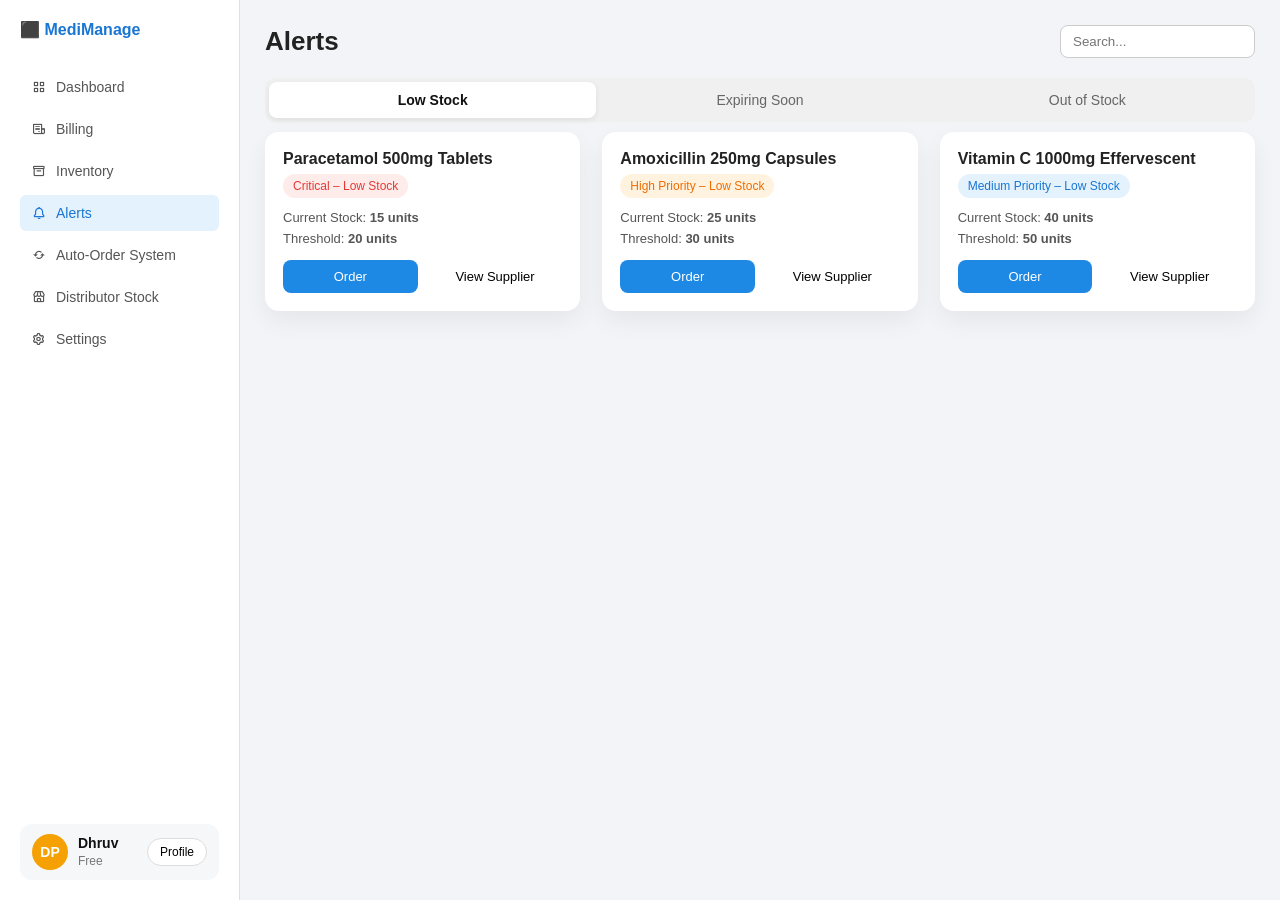
<file: billing software/frontend/alert.html>
<!DOCTYPE html>
<html lang="en">
<head>
  <meta charset="UTF-8">
  <title>MediManage – Alerts</title>
  <meta name="viewport" content="width=device-width, initial-scale=1.0">
  <link href="https://unpkg.com/boxicons@2.1.4/css/boxicons.min.css" rel="stylesheet">
  <link rel="stylesheet" href="css/alert.css">
</head>
<body>
  <div class="app">

  <!-- SIDEBAR -->
  <div class="sidebar">
    <div class="logo">⬛ MediManage</div>
    <div class="menu">
      <a href="dashboard.html"><i class="bx bx-grid-alt"></i>Dashboard</a>
      <a href="billing.html"><i class="bx bx-receipt"></i>Billing</a>
      <a href="inventory.html"><i class="bx bx-box"></i>Inventory</a>
      <a class="active" href="alert.html"><i class="bx bx-bell"></i>Alerts</a>
      <a href="darft.html"><i class="bx bx-refresh"></i>Auto‑Order System</a>
      <a href="sam.html"><i class="bx bx-store"></i> Distributor Stock</a>
      <a><i class="bx bx-cog"></i>Settings</a>
    </div>
    <!-- ChatGPT Style Profile -->
    <div class="sidebar-profile">
        <div class="profile-left">
            <div class="profile-avatar">DP</div>
            <div class="profile-text">
                <strong>Dhruv</strong>
                <span>Free</span>
            </div>
        </div>
        <button class="profile-btn">Profile</button>
    </div>
  </div>

    <!-- Main -->
    <div class="main">
      
      <div class="topbar">
        <h1>Alerts</h1>
        <input class="search" placeholder="Search...">
      </div>

      <div class="tabs">
        <div class="slider"></div>   
        <div class="active">Low Stock</div>
        <div>Expiring Soon</div>
        <div>Out of Stock</div>
      </div>

      <div class="cards">
        <div class="card">
          <h3>Paracetamol 500mg Tablets</h3>
          <span class="badge red">Critical – Low Stock</span>
          <div class="info">Current Stock: <b>15 units</b></div>
          <div class="info">Threshold: <b>20 units</b></div>
          <div class="actions">
            <button class="order">Order</button>
            <button class="view">View Supplier</button>
          </div>
        </div>

        <div class="card">
          <h3>Amoxicillin 250mg Capsules</h3>
          <span class="badge orange">High Priority – Low Stock</span>
          <div class="info">Current Stock: <b>25 units</b></div>
          <div class="info">Threshold: <b>30 units</b></div>
          <div class="actions">
            <button class="order">Order</button>
            <button class="view">View Supplier</button>
          </div>
        </div>

        <div class="card">
          <h3>Vitamin C 1000mg Effervescent</h3>
          <span class="badge blue">Medium Priority – Low Stock</span>
          <div class="info">Current Stock: <b>40 units</b></div>
          <div class="info">Threshold: <b>50 units</b></div>
          <div class="actions">
            <button class="order">Order</button>
            <button class="view">View Supplier</button>
          </div>
        </div>
      </div>
    </div>
  </div>
  <script>
    const tabs = document.querySelectorAll(".tabs div:not(.slider)");
    const slider = document.querySelector(".tabs .slider");
    function moveSlider(tab){
      slider.style.width = tab.offsetWidth + "px";
      slider.style.left = tab.offsetLeft + "px";
    }
    tabs.forEach(tab=>{
      tab.addEventListener("click",()=>{
        tabs.forEach(t=>t.classList.remove("active"));
        tab.classList.add("active");
        moveSlider(tab);
      });
    });
    // Initialize slider on page load
    moveSlider(document.querySelector(".tabs .active"));
  </script>
</body>
</html>
</file>
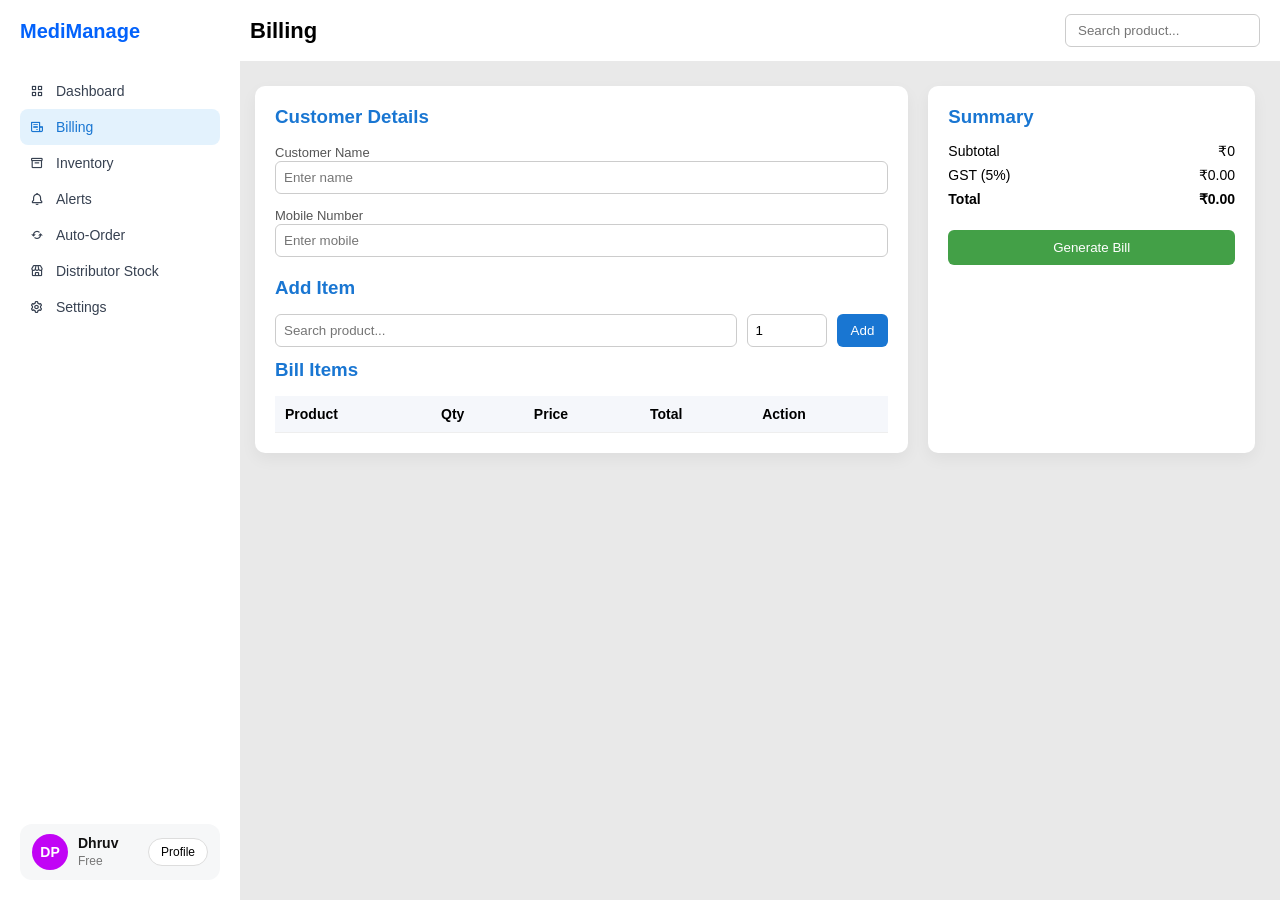
<file: billing software/frontend/billing.html>
<!DOCTYPE html>
<html lang="en">
<head>
  <meta charset="UTF-8" />
  <title>MediManage – Billing</title>
  <meta name="viewport" content="width=device-width, initial-scale=1.0" />
  <link href="https://unpkg.com/boxicons@2.1.4/css/boxicons.min.css" rel="stylesheet">
  <link rel="stylesheet" href="css/bill.css">
</head>
<body>
  <div class="app">
    <div class="sidebar">
      <div class="logo"> MediManage</div>
      <a href="dashboard.html"><i class="bx bx-grid-alt"></i> Dashboard</a>
      <a class="active" href="billing.html"><i class="bx bx-receipt"></i> Billing</a>
      <a href="inventory.html"><i class="bx bx-box"></i> Inventory</a>
      <a href="alert.html"><i class="bx bx-bell"></i> Alerts</a>
      <a href="darft.html"><i class="bx bx-refresh"></i> Auto-Order</a>
      <a href="sam.html"><i class="bx bx-store"></i> Distributor Stock</a>
      <a href="#"><i class="bx bx-cog"></i> Settings</a>
      <!-- ChatGPT Style Profile -->
      <div class="sidebar-profile">
        <div class="profile-left">
          <div class="profile-avatar">DP</div>
          <div class="profile-text">
            <strong>Dhruv</strong>
            <span>Free</span>
          </div>
        </div>
        <button class="profile-btn">Profile</button>
      </div>
    </div>

    <!-- Main -->
    <div class="main">
      <div class="inventory-header">
        <div class="header-content">
          <h2>Billing</h2>
          <input class="search" placeholder="Search product..." />
        </div>
      </div>

      <div class="billing-grid">

        <!-- Left -->
        <div class="card">
          <h3>Customer Details</h3>
          <div class="form-group">
            <label>Customer Name</label>
            <input placeholder="Enter name">
          </div>
          <div class="form-group">
            <label>Mobile Number</label>
            <input placeholder="Enter mobile">
          </div>

          <h3 style="margin-top:20px">Add Item</h3>
          <div class="add-item">
            <input id="productSearch" placeholder="Search product...">
            <input id="qtyInput" type="number" min="1" value="1">
            <button class="add-btn" onclick="addItem()">Add</button>
            <div id="suggestions" class="suggestions"></div>
          </div>

          <h3>Bill Items</h3>
          <table id="billTable">
            <thead>
              <tr>
                <th>Product</th>
                <th>Qty</th>
                <th>Price</th>
                <th>Total</th>
                <th>Action</th>
              </tr>
            </thead>
            <tbody></tbody>
          </table>
        </div>

        <!-- Right -->
        <div class="card">
          <h3>Summary</h3>
          <div class="summary">
            <p><span>Subtotal</span><span id="subTotal">₹0</span></p>
            <p><span>GST (5%)</span><span id="gst">₹0</span></p>
            <p class="total"><span>Total</span><span id="grandTotal">₹0</span></p>
          </div>
          <button class="pay-btn">Generate Bill</button>
        </div>
      </div>
    </div>
  </div>
  <script src="js/bill.js"></script>
</body>
</html>
</file>
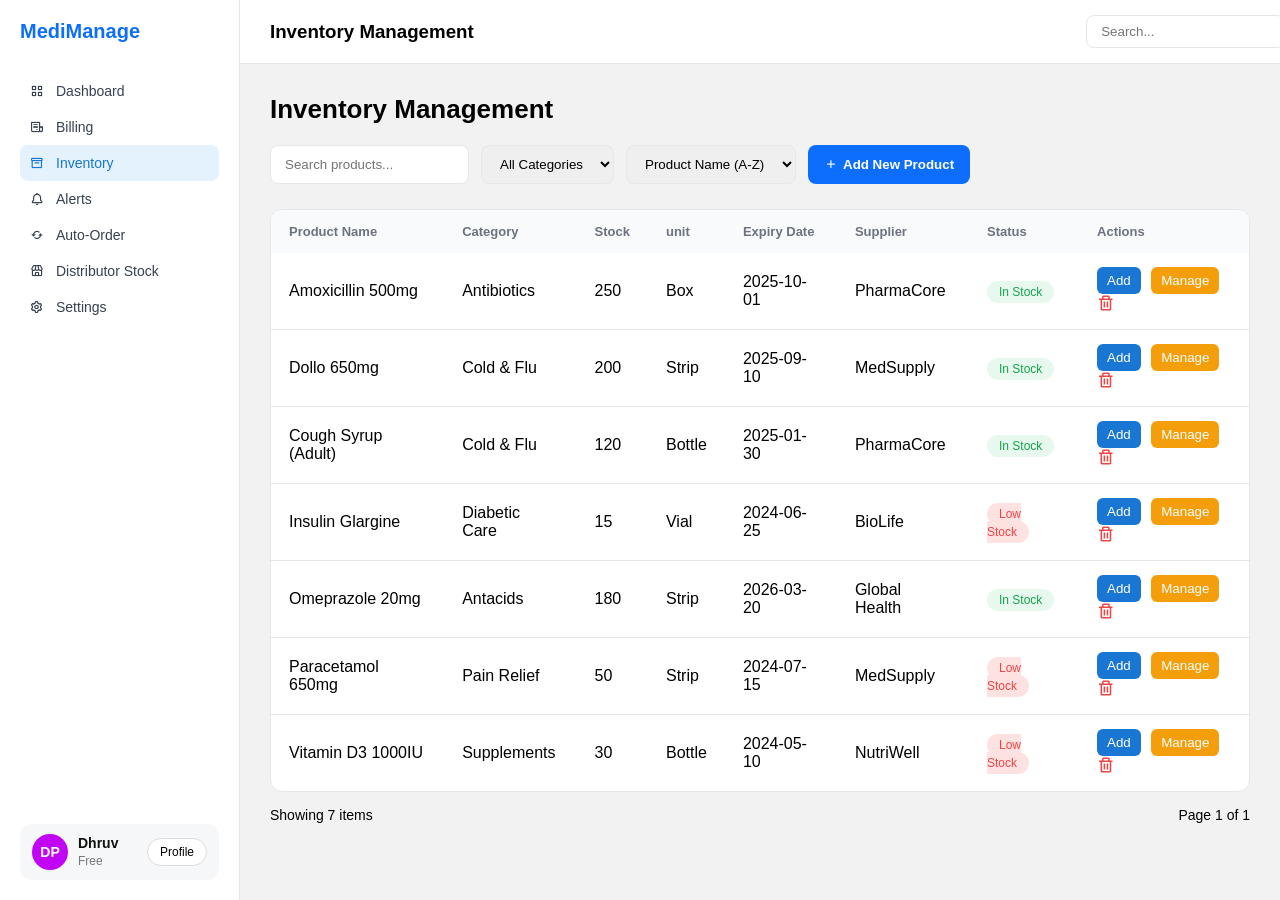
<file: billing software/frontend/inventory.html>
<!DOCTYPE html>
<html lang="en">
<head>
  <meta charset="UTF-8">
  <title>MediManage – Inventory</title>
  <meta name="viewport" content="width=device-width, initial-scale=1.0">
  <link href="https://unpkg.com/boxicons@2.1.4/css/boxicons.min.css" rel="stylesheet">
  <link rel="stylesheet" href="css/inven.css">
</head>
<body>
  <div class="sidebar">
    <div class="logo"> MediManage</div>
    <a href="dashboard.html"><i class="bx bx-grid-alt"></i> Dashboard</a>
    <a href="billing.html"><i class="bx bx-receipt"></i> Billing</a>
    <a class="active" href="inventory.html"><i class="bx bx-box"></i> Inventory</a>
    <a href="alert.html"><i class="bx bx-bell"></i> Alerts</a>
    <a href="darft.html"><i class="bx bx-refresh"></i> Auto-Order</a>
    <a href="sam.html"><i class="bx bx-store"></i> Distributor Stock</a>
    <a href="#"><i class="bx bx-cog"></i> Settings</a>
    <!-- ChatGPT Style Profile -->
    <div class="sidebar-profile">
        <div class="profile-left">
            <div class="profile-avatar">DP</div>
            <div class="profile-text">
                <strong>Dhruv</strong>
                <span>Free</span>
            </div>
        </div>
        <button class="profile-btn">Profile</button>
    </div>
  </div>

    <div class="main">
        <div class="header">
            <h3>Inventory Management</h3>
            <div class="right">
                <input placeholder="Search...">
            </div>
        </div>
    </div>

    <!-- ADD PRODUCT MODAL -->
    <div id="productModal" class="modal">
        <div class="modal-box">
            <h2>Add New Medicine</h2>
            <div class="form-grid">
                <input id="p_name" placeholder="Medicine Name">
                <input id="p_hsn" placeholder="HSN Code">
                <input id="p_company" placeholder="Company">

                <input id="p_gst" type="number" placeholder="GST %">
                <input id="p_unit" placeholder="Unit">
                <input id="p_pack" placeholder="Pack (1x10)">

                <input id="p_stock" type="number" placeholder="Stock">
                <input id="p_exp" type="date">

                <input id="p_supplier" placeholder="Supplier">
                <input id="p_category" placeholder="Category">
            </div>
            <div class="modal-actions">
                <button onclick="saveProduct()" class="btn-primary">Save</button>
                <button onclick="closeModal()" class="btn-outline">Cancel</button>
            </div>
            
        </div>
    </div>

    <div class="content">
        <div class="title">
            <h1>Inventory Management</h1>
        </div>

        <div class="controls">
            <input id="searchInput" placeholder="Search products...">
            <select id="categoryFilter">
                <option value="All">All Categories</option>
                <option value="Antibiotics">Antibiotics</option>
                <option value="Cold & Flu">Cold & Flu</option>
                <option value="Diabetic Care">Diabetic Care</option>
                <option value="Pain Relief">Pain Relief</option>
                <option value="Supplements">Supplements</option>
            </select>
            <select id="sortSelect">
                <option value="az">Product Name (A-Z)</option>
                 <option value="za">Product Name (Z-A)</option>
            </select>
            <button class="btn-primary" id="addProductBtn"><i class="bx bx-plus"></i> Add New Product</button>
        </div>

        <div class="table-wrap">
            <table>
                <thead>
                    <tr>
                        <th>Product Name</th>
                        <th>Category</th>
                        <th>Stock</th>
                        <th>unit</th>
                        <th>Expiry Date</th>
                        <th>Supplier</th>
                        <th>Status</th>
                        <th>Actions</th>
                    </tr>
                </thead>
                <tbody id="tbody"></tbody>
            </table>
        </div>

        <div class="pagination">
            <span id="info"></span>
            <span>Page 1 of 1</span>
        </div>
    </div>
  <script src="js/inven.js"></script>
</body>
</html>
</file>
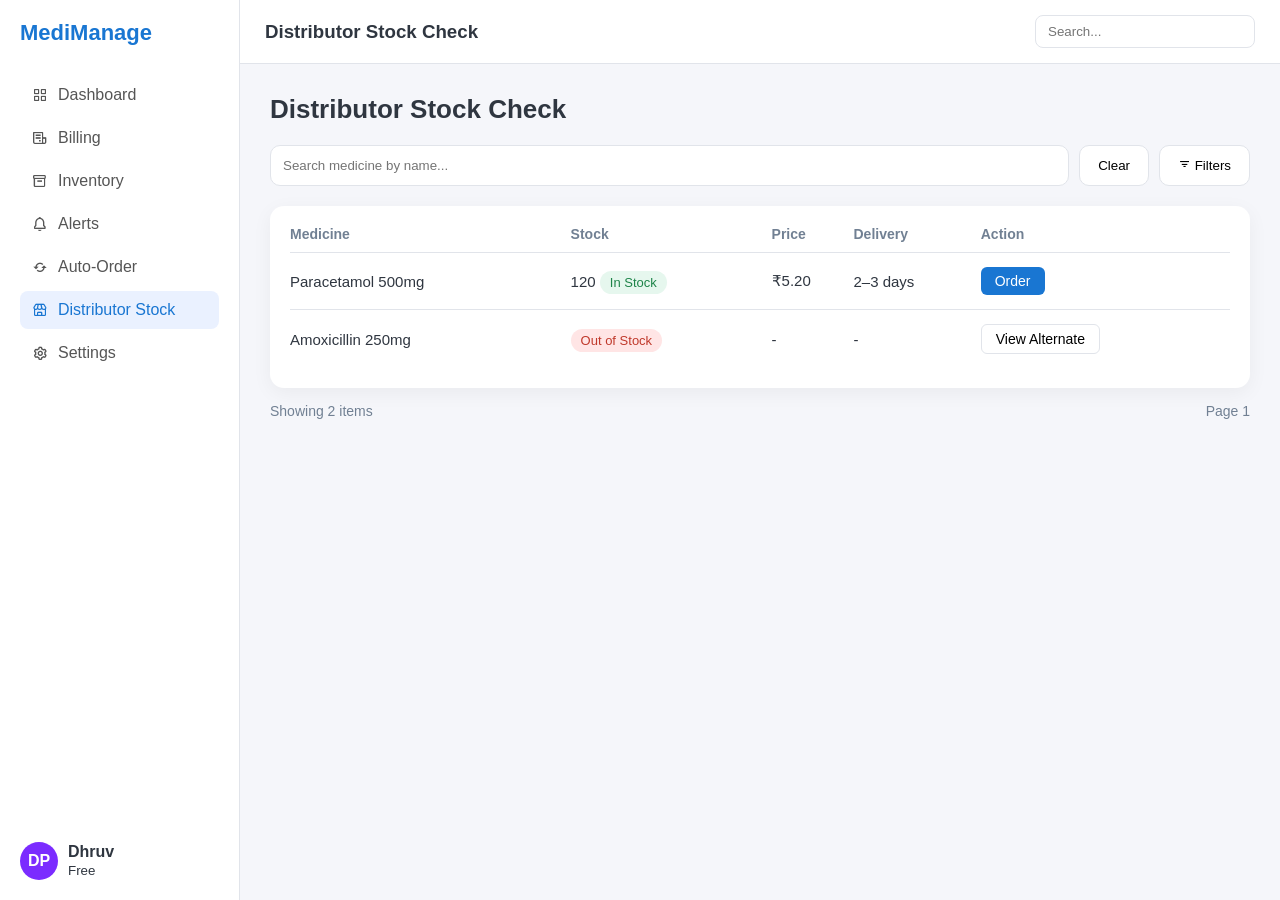
<file: billing software/frontend/sam.html>
<!DOCTYPE html>
<html lang="en">
<head>
<meta charset="UTF-8">
<title>MediManage – Distributor Stock</title>
<meta name="viewport" content="width=device-width, initial-scale=1.0">

<link href="https://unpkg.com/boxicons@2.1.4/css/boxicons.min.css" rel="stylesheet">

<style>
/* ===== ROOT ===== */
:root{
  --blue:#1976d2;
  --bg:#f5f6fa;
  --card:#ffffff;
  --text:#2f3640;
  --muted:#718093;
  --border:#e1e4ea;
}

/* ===== RESET ===== */
*{
  margin:0;
  padding:0;
  box-sizing:border-box;
  font-family: "Segoe UI", sans-serif;
}

body{
  background:var(--bg);
  color:var(--text);
}

/* ===== LAYOUT ===== */
.container{
  display:flex;
}

/* ===== SIDEBAR ===== */
.sidebar{
  width:240px;
  background:#fff;
  height:100vh;
  border-right:1px solid var(--border);
  padding:20px;
}

.logo{
  font-size:22px;
  font-weight:700;
  color:var(--blue);
  margin-bottom:30px;
}

.menu a{
  display:flex;
  align-items:center;
  gap:10px;
  padding:10px 12px;
  text-decoration:none;
  color:#555;
  border-radius:8px;
  margin-bottom:5px;
}

.menu a.active,
.menu a:hover{
  background:#eaf1ff;
  color:var(--blue);
}

.profile{
  position:absolute;
  bottom:20px;
  left:20px;
  display:flex;
  align-items:center;
  gap:10px;
}

.avatar{
  width:38px;
  height:38px;
  border-radius:50%;
  background:#7b2cff;
  color:#fff;
  display:flex;
  align-items:center;
  justify-content:center;
  font-weight:600;
}

/* ===== MAIN ===== */
.main{
  flex:1;
  display:flex;
  flex-direction:column;
}

/* ===== HEADER ===== */
.header{
  background:#fff;
  padding:15px 25px;
  border-bottom:1px solid var(--border);
  display:flex;
  justify-content:space-between;
  align-items:center;
}

.header input{
  padding:8px 12px;
  border:1px solid var(--border);
  border-radius:8px;
  width:220px;
}

/* ===== CONTENT ===== */
.content{
  padding:30px;
}

.content h2{
  font-size:26px;
  margin-bottom:20px;
}

/* ===== SEARCH BAR ===== */
.search-bar{
  display:flex;
  gap:10px;
  margin-bottom:20px;
}

.search-bar input{
  flex:1;
  padding:12px;
  border-radius:10px;
  border:1px solid var(--border);
}

.search-bar button{
  padding:12px 18px;
  border-radius:10px;
  border:1px solid var(--border);
  background:#fff;
  cursor:pointer;
}

/* ===== CARD ===== */
.card{
  background:#fff;
  border-radius:14px;
  padding:20px;
  box-shadow:0 5px 20px rgba(0,0,0,0.05);
}

/* ===== TABLE ===== */
table{
  width:100%;
  border-collapse:collapse;
}

th{
  text-align:left;
  font-size:14px;
  color:var(--muted);
  padding-bottom:10px;
}

td{
  padding:14px 0;
  border-top:1px solid var(--border);
  font-size:15px;
}

.badge{
  padding:4px 10px;
  border-radius:20px;
  font-size:13px;
}

.in{
  background:#e6f7ee;
  color:#1e8449;
}

.out{
  background:#ffe5e5;
  color:#c0392b;
}

.low{
  background:#fff2cc;
  color:#b7950b;
}

/* ===== BUTTONS ===== */
.btn{
  padding:6px 14px;
  border-radius:6px;
  border:none;
  cursor:pointer;
  font-size:14px;
}

.order{
  background:var(--blue);
  color:#fff;
}

.alt{
  background:#fff;
  border:1px solid var(--border);
}

/* ===== FOOTER ===== */
.footer{
  display:flex;
  justify-content:space-between;
  margin-top:15px;
  color:var(--muted);
  font-size:14px;
}
</style>
</head>

<body>

<div class="container">

  <!-- SIDEBAR -->
  <div class="sidebar">
    <div class="logo">MediManage</div>

    <div class="menu">
      <a href="dashboard.html"><i class='bx bx-grid-alt'></i>Dashboard</a>
      <a href="billing.html"><i class='bx bx-receipt'></i>Billing</a>
      <a href="inventory.html"><i class='bx bx-box'></i>Inventory</a>
      <a href="alert.html"><i class='bx bx-bell'></i>Alerts</a>
      <a href="darft.html"><i class='bx bx-refresh'></i>Auto-Order</a>
      <a href="sam.html" class="active"><i class='bx bx-store'></i>Distributor Stock</a>
      <a href="#"><i class='bx bx-cog'></i>Settings</a>
    </div>

    <div class="profile">
      <div class="avatar">DP</div>
      <div>
        <div><b>Dhruv</b></div>
        <small>Free</small>
      </div>
    </div>
  </div>

  <!-- MAIN -->
  <div class="main">

    <!-- HEADER -->
    <div class="header">
      <h3>Distributor Stock Check</h3>
      <input type="text" placeholder="Search...">
    </div>

    <!-- CONTENT -->
    <div class="content">
      <h2>Distributor Stock Check</h2>

      <div class="search-bar">
        <input type="text" placeholder="Search medicine by name...">
        <button>Clear</button>
        <button><i class='bx bx-filter'></i> Filters</button>
      </div>

      <div class="card">
        <table>
          <thead>
            <tr>
              <th>Medicine</th>
              <th>Stock</th>
              <th>Price</th>
              <th>Delivery</th>
              <th>Action</th>
            </tr>
          </thead>
          <tbody>
            <tr>
              <td>Paracetamol 500mg</td>
              <td>120 <span class="badge in">In Stock</span></td>
              <td>₹5.20</td>
              <td>2–3 days</td>
              <td><button class="btn order">Order</button></td>
            </tr>

            <tr>
              <td>Amoxicillin 250mg</td>
              <td><span class="badge out">Out of Stock</span></td>
              <td>-</td>
              <td>-</td>
              <td><button class="btn alt">View Alternate</button></td>
            </tr>
          </tbody>
        </table>
      </div>

      <div class="footer">
        <span>Showing 2 items</span>
        <span>Page 1</span>
      </div>

    </div>
  </div>
</div>

</body>
</html>
</file>
<file: billing software/frontend/css/alert.css>
*{
  margin:0;
  padding:0;
  box-sizing:border-box;
  font-family:Segoe UI,sans-serif
}
body{background:#f2f4f7}
.app{min-height:100vh}


/* SIDEBAR */
.sidebar{
  width:240px;
  background:#fff;
  border-right:1px solid #e0e0e0;
  padding:20px;
  position:fixed;        /* 🔥 IMPORTANT */
  top:0;
  left:0;
  height:100vh;          /* 🔥 FULL HEIGHT */
  display:flex;
  flex-direction:column;
  overflow:hidden;   /* 🔥 no scroll in sidebar */
}

.logo{
  display:flex;
  align-items:center;
  gap:10px;
  font-weight:600;
  color:#1976d2;
  margin-bottom:30px
}

.menu{
  flex:1;   /* 🔥 pushes profile down */
}


.menu a{
  display:flex;
  align-items:center;
  gap:10px;
  padding:10px 12px;
  margin-bottom:6px;
  text-decoration:none;
  color:#555;
  border-radius:6px;
  font-size:14px;
  cursor:pointer;
  transition:background .3s,color .3s,transform .2s;
}
.menu a:hover{
  background:#e3f2fd;
  color:#1976d2;
  transform:translateX(4px);
}
.menu a.active{
  background:#e3f2fd;
  color:#1976d2;
}
.menu a{
  display:flex;
  align-items:center;
  gap:10px;
  padding:10px 12px;
  margin-bottom:6px;
  text-decoration:none;
  color:#555;
  border-radius:6px;
  font-size:14px
}
.menu a.active,.menu a:hover{
  background:#e3f2fd;
  color:#1976d2
}

/* ChatGPT Style Profile */
.sidebar-profile{
  position:absolute;
  bottom:20px;
  left:20px;
  width:calc(100% - 40px);
  display:flex;
  align-items:center;
  justify-content:space-between;
  padding:10px 12px;
  background:#f6f7f8;
  border-radius:12px;
  cursor:pointer;
  transition:.25s;
}

.sidebar-profile:hover{
  background:#e9f2ff;
}

.profile-left{
  display:flex;
  align-items:center;
  gap:10px;
}

.profile-avatar{
  width:36px;
  height:36px;
  border-radius:50%;
  background:#f5a104;
  color:#fff;
  font-weight:600;
  font-size:14px;
  display:flex;
  align-items:center;
  justify-content:center;
}

.profile-text strong{
  display:block;
  font-size:14px;
  color:#111;
}
.profile-text span{
  font-size:12px;
  color:#777;
}

.profile-btn{
  background:#fff;
  border:1px solid #ddd;
  padding:6px 12px;
  font-size:12px;
  border-radius:20px;
  cursor:pointer;
  transition:.25s;
}
.profile-btn:hover{
  background:#1976d2;
  color:#fff;
  border-color:#1976d2;
}

.sidebar a.active,
.sidebar a:hover{
  background:#e3f2fd;
  color:#1976d2
}

/* Main */
.main{
  margin-left:240px;      /* 🔥 SAME AS SIDEBAR WIDTH */
  padding:25px;
  width:calc(100% - 240px);
}

.topbar{
  display:flex;
  justify-content:space-between;
  align-items:center;
  margin-bottom:20px;
}
.search{
  padding:8px 12px;
  border-radius:8px;
  border:1px solid #ccc
}

h1{
  font-size:26px;
  font-weight:600;
  color:#222
}

/* Tabs */
.tabs{
  display:grid;
  grid-template-columns:1fr 1fr 1fr;
  background:#f0f0f0;
  border-radius:10px;
  padding:4px;
  position:relative;
}

.tabs div{
  padding:10px;
  text-align:center;
  cursor:pointer;
  font-size:14px;
  color:#666;
  border-radius:8px;
  position:relative;
  z-index:1;
}

.tabs .active{
  color:#111;
  font-weight:600;
}

/* Slider behind active tab */
.tabs .slider{
  position:absolute;
  top:4px;
  left:0;
  height:calc(100% - 8px);
  width:0;
  background:#fff;
  border-radius:8px;
  box-shadow:0 2px 6px rgba(0,0,0,.08);
  transition: all 0.5s ease; /*smooth sliding */
  z-index:0;
}


/* Cards */
.cards{
  margin-top: 10px;
  display:grid;
  grid-template-columns:repeat(auto-fill,minmax(280px,1fr));
  gap:22px
}
.card{
  background:#fff;
  padding:18px;
  border-radius:14px;
  box-shadow:0 10px 25px rgba(0,0,0,.06);
  transition:transform .25s, box-shadow .25s
}
.card:hover{
  transform:translateY(-6px);
  box-shadow:0 16px 35px rgba(0,0,0,.12)
}

.card h3{
  font-size:16px;
  font-weight:600;
  margin-bottom:6px;
  color:#222
}

/* Badge */
.badge{
  display:inline-block;
  font-size:12px;
  padding:5px 10px;
  border-radius:20px;
  margin-bottom:12px;
  font-weight:500
}
.badge.red{background:#fdecea;color:#e53935}
.badge.orange{background:#fff3e0;color:#ef6c00}
.badge.blue{background:#e3f2fd;color:#1976d2}

/* Info */
.info{
  font-size:13px;
  color:#555;
  margin-bottom:6px
}

/* Actions */
.actions{
  display:flex;
  gap:10px;
  margin-top:14px
}
.actions button{
  flex:1;
  padding:9px;
  border-radius:8px;
  border:none;
  cursor:pointer;
  font-size:13px;
  transition:.2s
}
.order{
  background:#1e88e5;
  color:#fff
}
.order:hover{
  background:#1565c0
}
.view{
  background:#fff;
  border:1px solid #ccc
}
.view:hover{
  background:#f5f7fb
}
</file>
<file: billing software/frontend/css/bill.css>
*{
  margin:0;
  padding:0;
  box-sizing:border-box;
  font-family:Segoe UI,sans-serif
}
body{
  background:#e9e9e9
}
.app{
  display:flex;
  min-height:100vh;
}

/* SIDEBAR */
.sidebar{
  position:fixed;
  top:0;
  left:0;
  width:240px;              /* 🔥 REQUIRED */
  height:100vh;
  background:#fff;
  padding:20px;             /* 🔥 REQUIRED */
  border-right:1px solid var(--border);
  box-sizing:border-box;
}


.sidebar .logo{
display:flex;
align-items:center;
gap:10px;
font-size:20px;
font-weight:600;
color:rgb(3, 98, 251);
margin-bottom:30px;
}

.sidebar a{
display:flex;gap:12px;align-items:center;
padding:10px;border-radius:8px;
color:#374151;text-decoration:none;font-size:14px;
}
.sidebar a.active,.sidebar a:hover{
background:#eef2ff;color:var(--blue);
}

/* ChatGPT Style Profile */
.sidebar-profile{
  position:absolute;
  bottom:20px;
  left:20px;
  width:calc(100% - 40px);
  display:flex;
  align-items:center;
  justify-content:space-between;
  padding:10px 12px;
  background:#f6f7f8;
  border-radius:12px;
  cursor:pointer;
  transition:.25s;
}

.sidebar-profile:hover{
  background:#e9f2ff;
}

.profile-left{
  display:flex;
  align-items:center;
  gap:10px;
}

.profile-avatar{
  width:36px;
  height:36px;
  border-radius:50%;
  background:#c104f5;
  color:#fff;
  font-weight:600;
  font-size:14px;
  display:flex;
  align-items:center;
  justify-content:center;
}

.profile-text strong{
  display:block;
  font-size:14px;
  color:#111;
}
.profile-text span{
  font-size:12px;
  color:#777;
}

.profile-btn{
  background:#fff;
  border:1px solid #ddd;
  padding:6px 12px;
  font-size:12px;
  border-radius:20px;
  cursor:pointer;
  transition:.25s;
}
.profile-btn:hover{
  background:#1976d2;
  color:#fff;
  border-color:#1976d2;
}

.sidebar a.active,
.sidebar a:hover{
  background:#e3f2fd;
  color:#1976d2
}

/* Main */
.main{
  margin-left:230px;   /* 🔥 SAME AS SIDEBAR WIDTH */
  flex:1;
  padding:25px;
}

.topbar{
  display:flex;
  justify-content:space-between;
  align-items:center;
  margin-bottom:20px
}

/* EXACT Inventory-style Header */
.inventory-header{
  background:#ffffff;
  padding:14px 20px;
  margin: -25px -25px 25px -25px; /* 🔥 makes it full width */
}

.header-content{
  display:flex;
  justify-content:space-between;
  align-items:center;
}

.inventory-header h2{
  font-size:22px;
  font-weight:600;
  color:#000;
}



.search{
  padding:8px 12px;
  border-radius:6px;
  border:1px solid #ccc
}

.card{
  background:#fff;
  padding:20px;
  border-radius:10px;
  box-shadow:0 6px 16px rgba(0,0,0,.05)
}

.card h3{
  color:#1976d2;
  margin-bottom:15px
}

.billing-grid{
  display:grid;
  grid-template-columns:2fr 1fr;
  gap:20px
}

.form-group{
  margin-bottom:12px
}

.form-group label{
  font-size:13px;
  color:#555
}

.form-group input{
  width:100%;
  padding:8px;
  border-radius:6px;
  border:1px solid #ccc
}

/* Add Item */
.add-item{
  position:relative;
  display:flex;
  gap:10px;
  margin-bottom:12px
}

.add-item input{
  padding:8px;
  border-radius:6px;
  border:1px solid #ccc
}

#productSearch{flex:2}
#qtyInput{width:80px}

.add-btn{
  background:#1976d2;
  color:#fff;
  border:none;
  padding:8px 14px;
  border-radius:6px;
  cursor:pointer
}
.add-btn:hover{background:#125ea7}

/* Suggestions */
.suggestions{
  position:absolute;
  top:42px;
  left:0;
  width:calc(100% - 110px);
  background:#fff;
  border:1px solid #ddd;
  border-radius:6px;
  max-height:180px;
  overflow-y:auto;
  display:none;
  z-index:999
}
.suggestions div{padding:8px;cursor:pointer}
.suggestions div:hover{background:#e3f2fd}

/* Table */
table{
  width:100%;
  border-collapse:collapse;
  font-size:14px
}
th,td{
  padding:10px;
  border-bottom:1px solid #eee;
  text-align:left
}
th{background:#f5f7fb}

/* Delete Button */
.delete-btn{
  background:none;
  border:none;
  font-size:16px;
  cursor:pointer;
  color:#e53935
}
.delete-btn:hover{transform:scale(1.1)}

/* Summary */
.summary p{
  display:flex;
  justify-content:space-between;
  margin-bottom:8px;
  font-size:14px
}
.total{font-weight:600;font-size:16px}

.pay-btn{
  margin-top:15px;
  width:100%;
  background:#43a047;
  color:#fff;
  border:none;
  padding:10px;
  border-radius:6px;
  cursor:pointer
}
.pay-btn:hover{background:#2e7d32}

.qty-controls{
  display:flex;
  align-items:center;
  gap:6px;
}
.qty-btn{
  width:24px;
  height:24px;
  border:1px solid #ccc;
  background:#f5f5f5;
  border-radius:4px;
  cursor:pointer;
  font-size:14px;
}
.qty-btn:hover{
  background:#e3f2fd;
}
.qty-number{
  min-width:22px;
  text-align:center;
}
</file>
<file: billing software/frontend/css/inven.css>
:root{
--blue:#0d6efd;
--bg:#f8fafc;
--border:#e5e7eb;
--text:#1f2937;
--muted:#6b7280;
--danger:#ef4444;
--success:#16a34a;
}

*{margin:0;padding:0;box-sizing:border-box;font-family:Segoe UI, sans-serif;}
body{
  background: var(--bg);
  min-height:100vh;
  background-color: #dadada54;
}

/* SIDEBAR */
.sidebar{
  position:fixed;
  top:0;
  left:0;
  width:240px;              /* 🔥 REQUIRED */
  height:100vh;
  background:#fff;
  padding:20px;             /* 🔥 REQUIRED */
  border-right:1px solid var(--border);
  box-sizing:border-box;
}

.sidebar .logo{
display:flex;
align-items:center;
gap:10px;
font-size:20px;
font-weight:600;
color:var(--blue);
margin-bottom:30px;
}

.sidebar a{
display:flex;
gap:12px;
align-items:center;
padding:10px;
border-radius:8px;
color:#374151;
text-decoration:none;
font-size:14px;
}

.sidebar a.active,
.sidebar a:hover{
  background:#e3f2fd;
  color:#1976d2;
}

/* ChatGPT Style Profile */
.sidebar-profile{
  position:absolute;
  bottom:20px;
  left:20px;
  width:calc(100% - 40px);
  display:flex;
  align-items:center;
  justify-content:space-between;
  padding:10px 12px;
  background:#f6f7f8;
  border-radius:12px;
  cursor:pointer;
  transition:.25s;
}

.sidebar-profile:hover{
  background:#e9f2ff;
}

.profile-left{
  display:flex;
  align-items:center;
  gap:10px;
}

.profile-avatar{
  width:36px;
  height:36px;
  border-radius:50%;
  background:#c104f5;
  color:#fff;
  font-weight:600;
  font-size:14px;
  display:flex;
  align-items:center;
  justify-content:center;
}

.profile-text strong{
  display:block;
  font-size:14px;
  color:#111;
}
.profile-text span{
  font-size:12px;
  color:#777;
}

.profile-btn{
  background:#fff;
  border:1px solid #ddd;
  padding:6px 12px;
  font-size:12px;
  border-radius:20px;
  cursor:pointer;
  transition:.25s;
}
.profile-btn:hover{
  background:#1976d2;
  color:#fff;
  border-color:#1976d2;
}

.sidebar a.active,
.sidebar a:hover{
  background:#e3f2fd;
  color:#1976d2
}

/* MAIN */
.main{
  margin-left:240px;
  width:84%
}

/* HEADER */
.header{
background:#fff;border-bottom:1px solid var(--border);
padding:15px 30px;
display:flex;justify-content:space-between;align-items:center;
}
.header .right{
display:flex;align-items:center;gap:20px;
}
.header input{
padding:8px 14px;border-radius:8px;border:1px solid var(--border);
}

/* CONTENT */
.content {
  padding: 30px;
  margin-left: 240px;
}

/* TITLE */
.title h1{font-size:26px;margin-bottom:10px}

/* CONTROLS */
.controls{
margin-top:20px;
display:flex;gap:12px;flex-wrap:wrap;
}
.controls input,.controls select{
padding:10px 14px;border:1px solid var(--border);
border-radius:8px;
}
.controls button{
padding:10px 16px;border-radius:8px;
border:none;font-weight:600;cursor:pointer;
display:flex;gap:6px;align-items:center;
}
.btn-primary{background:var(--blue);color:#fff}
.btn-outline{background:#fff;border:1px solid var(--border)}

/* TABLE */
.table-wrap{
margin-top:25px;background:#fff;
border:1px solid var(--border);
border-radius:12px;overflow:hidden;
}
table{width:100%;border-collapse:collapse}
th,td{padding:14px 18px;text-align:left}
th{background:#f9fafb;color:#6b7280;font-size:13px}
tr:not(:last-child){border-bottom:1px solid var(--border)}

.status{
padding:4px 12px;border-radius:999px;font-size:12px;
}
.in{background:#e7f9ef;color:var(--success)}
.low{background:#fee2e2;color:var(--danger)}

.expiry{color:var(--danger);font-weight:600}

/* PAGINATION */
.pagination{
margin-top:15px;
display:flex;
justify-content:space-between;
color: rgb(0, 0, 0);
font-size:14px;
}

.edit-input {
  padding:6px;
  border-radius:6px;
  border:1px solid #ccc;
  width:100%;
}

.save-btn {
  background:#16a34a;
  color:white;
  border:none;
  padding:6px 10px;
  border-radius:6px;
  margin-right:6px;
  cursor:pointer;
}

.cancel-btn {
  background:#ef4444;
  color:white;
  border:none;
  padding:6px 10px;
  border-radius:6px;
  cursor:pointer;
}

.manage-btn {
  background:#f59e0b;
  color:white;
  border:none;
  padding:6px 10px;
  border-radius:6px;
  cursor:pointer;
}

.add-btn {
  background:#1976d2;
  color:white;
  border:none;
  padding:6px 10px;
  border-radius:6px;
  margin-right:6px;
  cursor:pointer;
}

.delete-icon {
  color:#ef4444;
  font-size:18px;
  cursor:pointer;
}

/* =====================
new inpt method
====================== */
.modal{
  position: fixed;
  top: 0;
  left: 0;
  width: 100%;
  height: 100%;
  background: rgba(0,0,0,0.5);

  display: none; /* important */
  align-items: center;
  justify-content: center;

  z-index: 9999; /* 🔥 very important */
}

.modal-box{
  background: #fff;
  padding: 25px;
  border-radius: 12px;

  width: 90%;
  max-width: 600px;  /* 🔥 prevent breaking layout */

  box-shadow: 0 10px 30px rgba(0,0,0,0.2);

  animation: popup 0.25s ease;
}

@keyframes popup{
  from{
    transform: scale(0.9);
    opacity: 0;
  }
  to{
    transform: scale(1);
    opacity: 1;
  }
}
</file>
